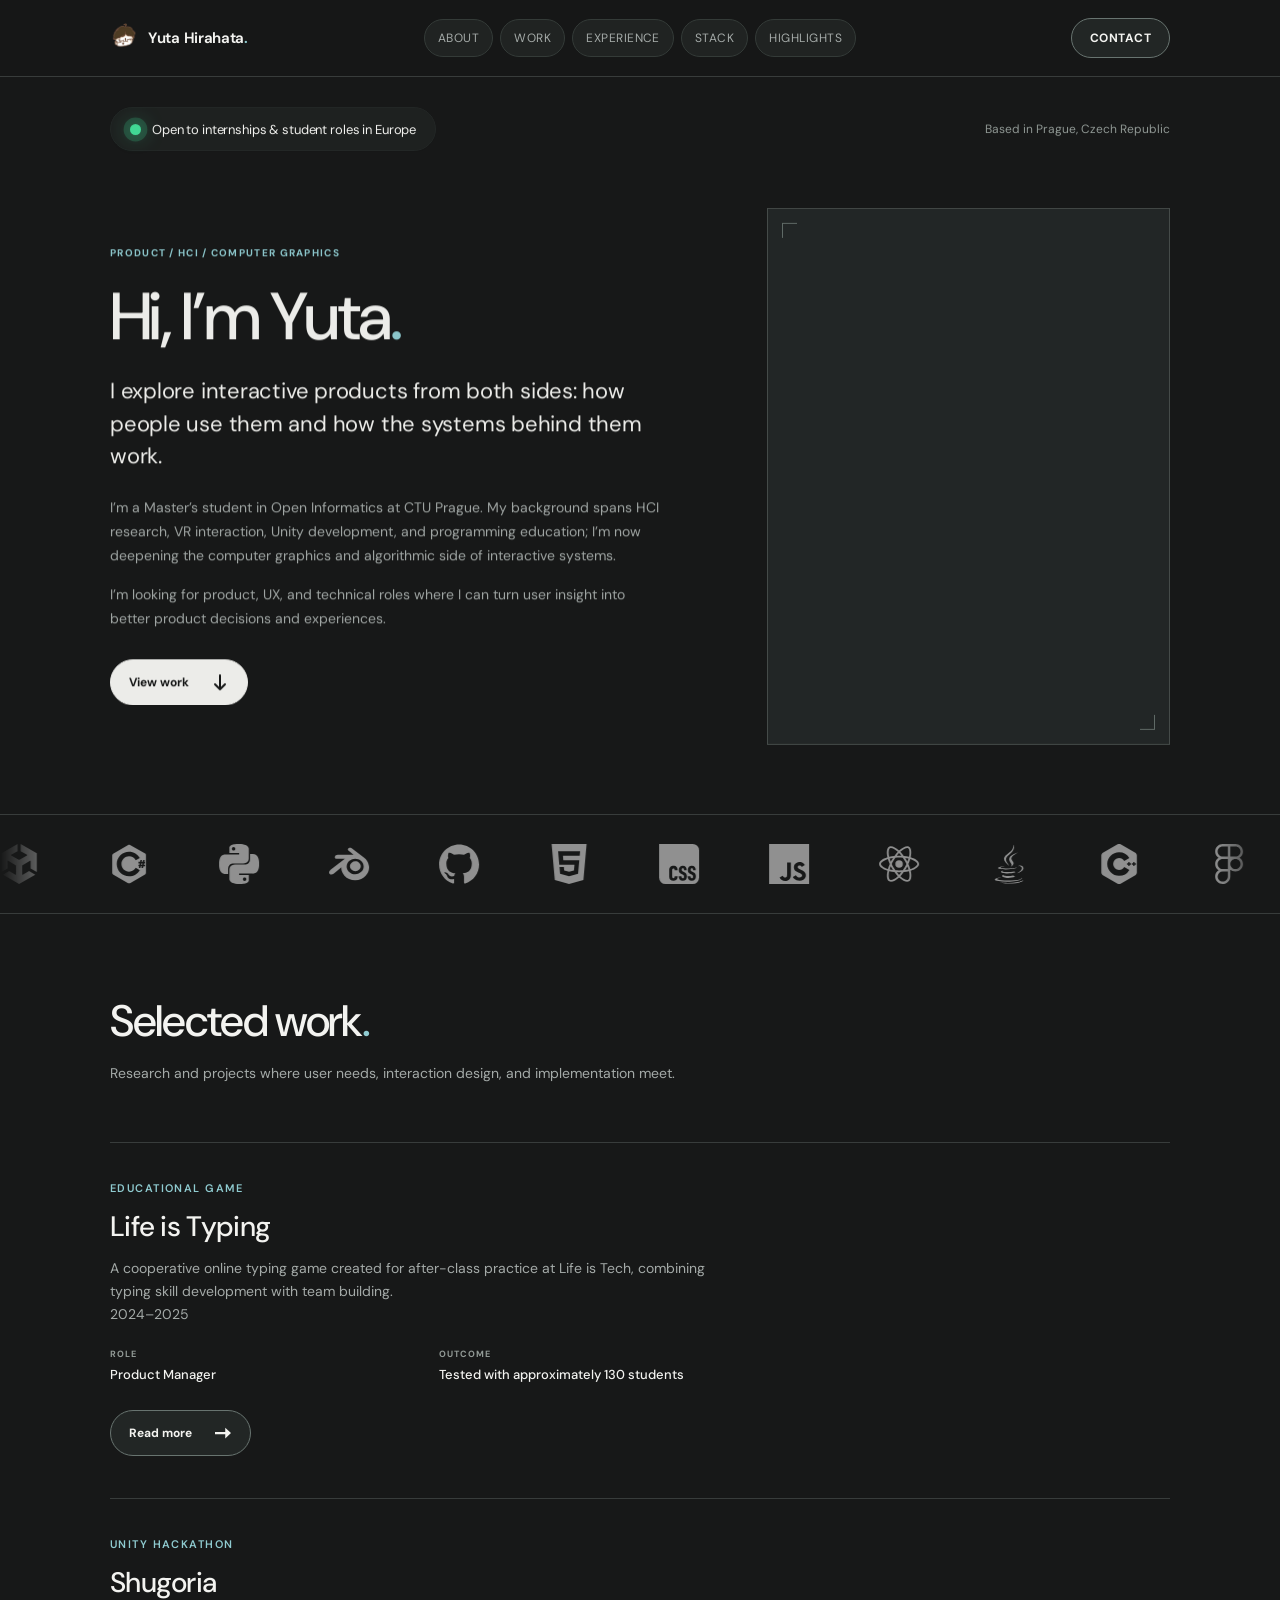
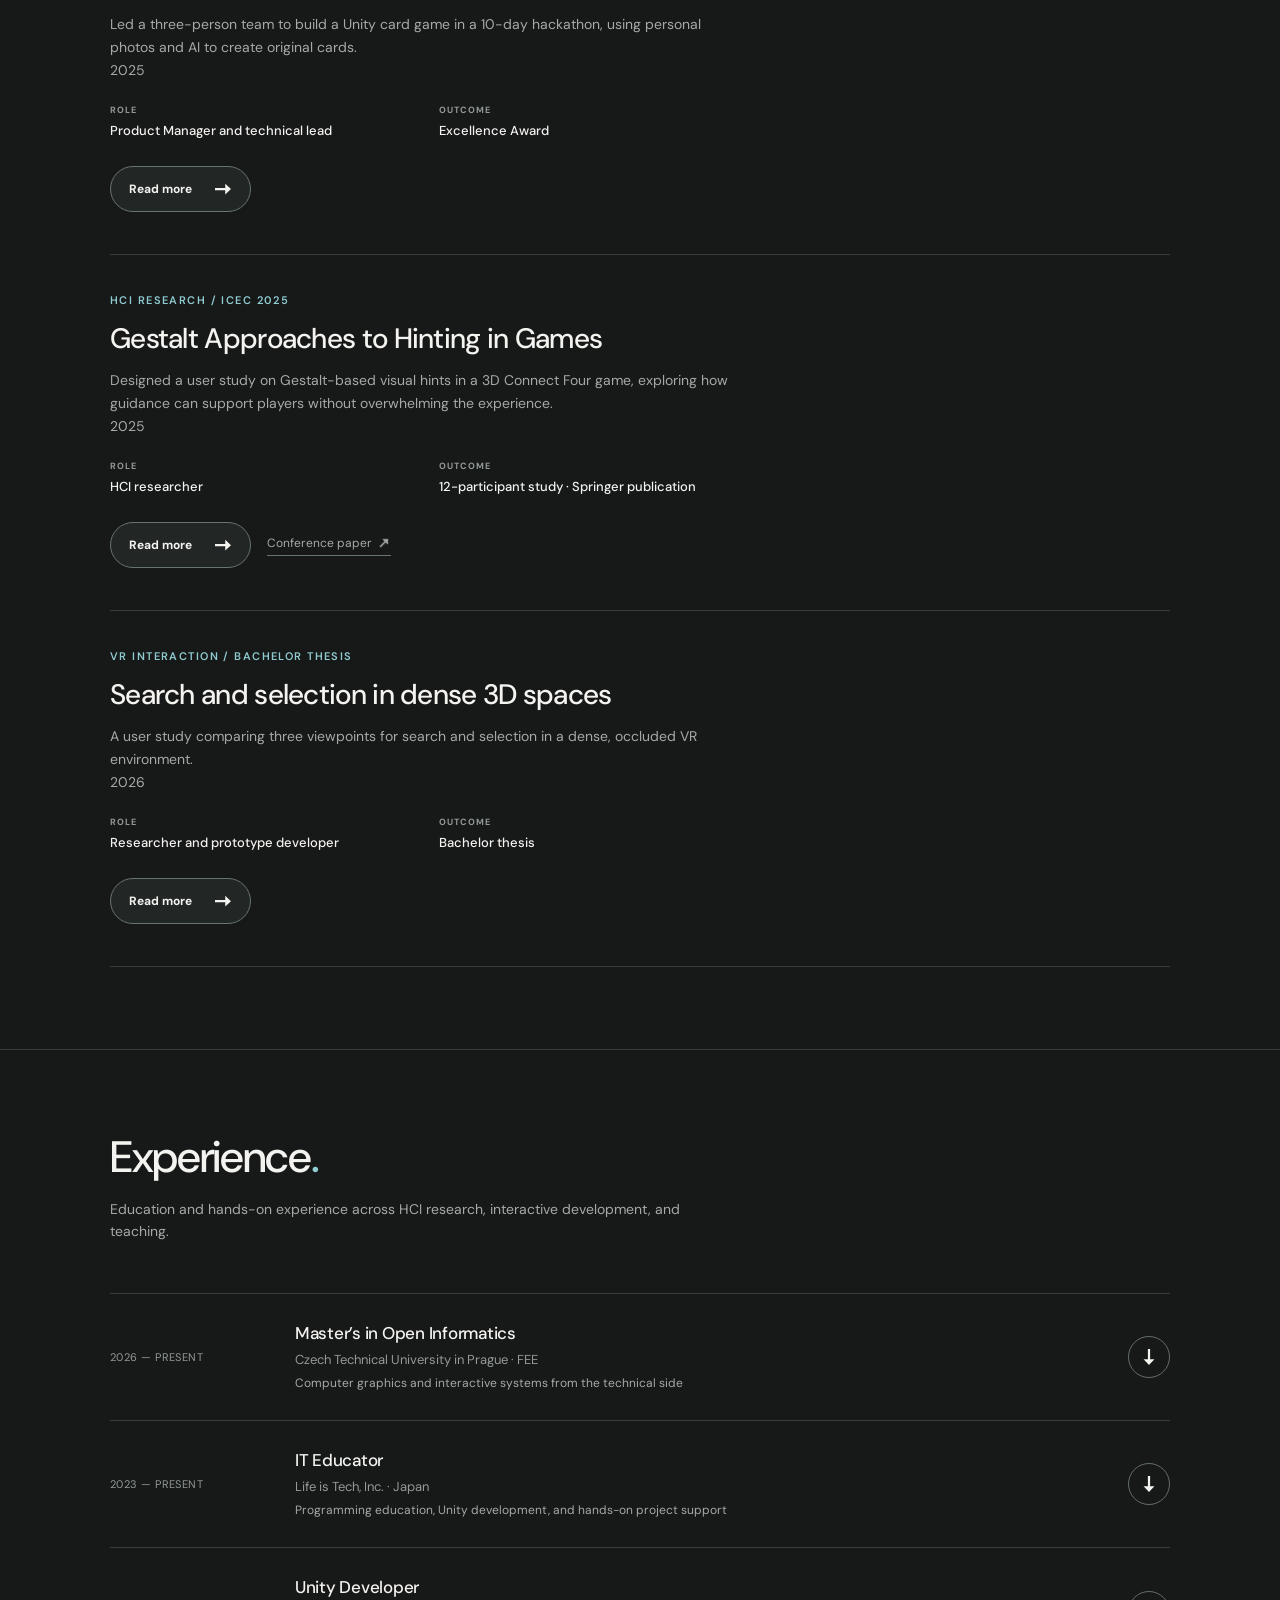
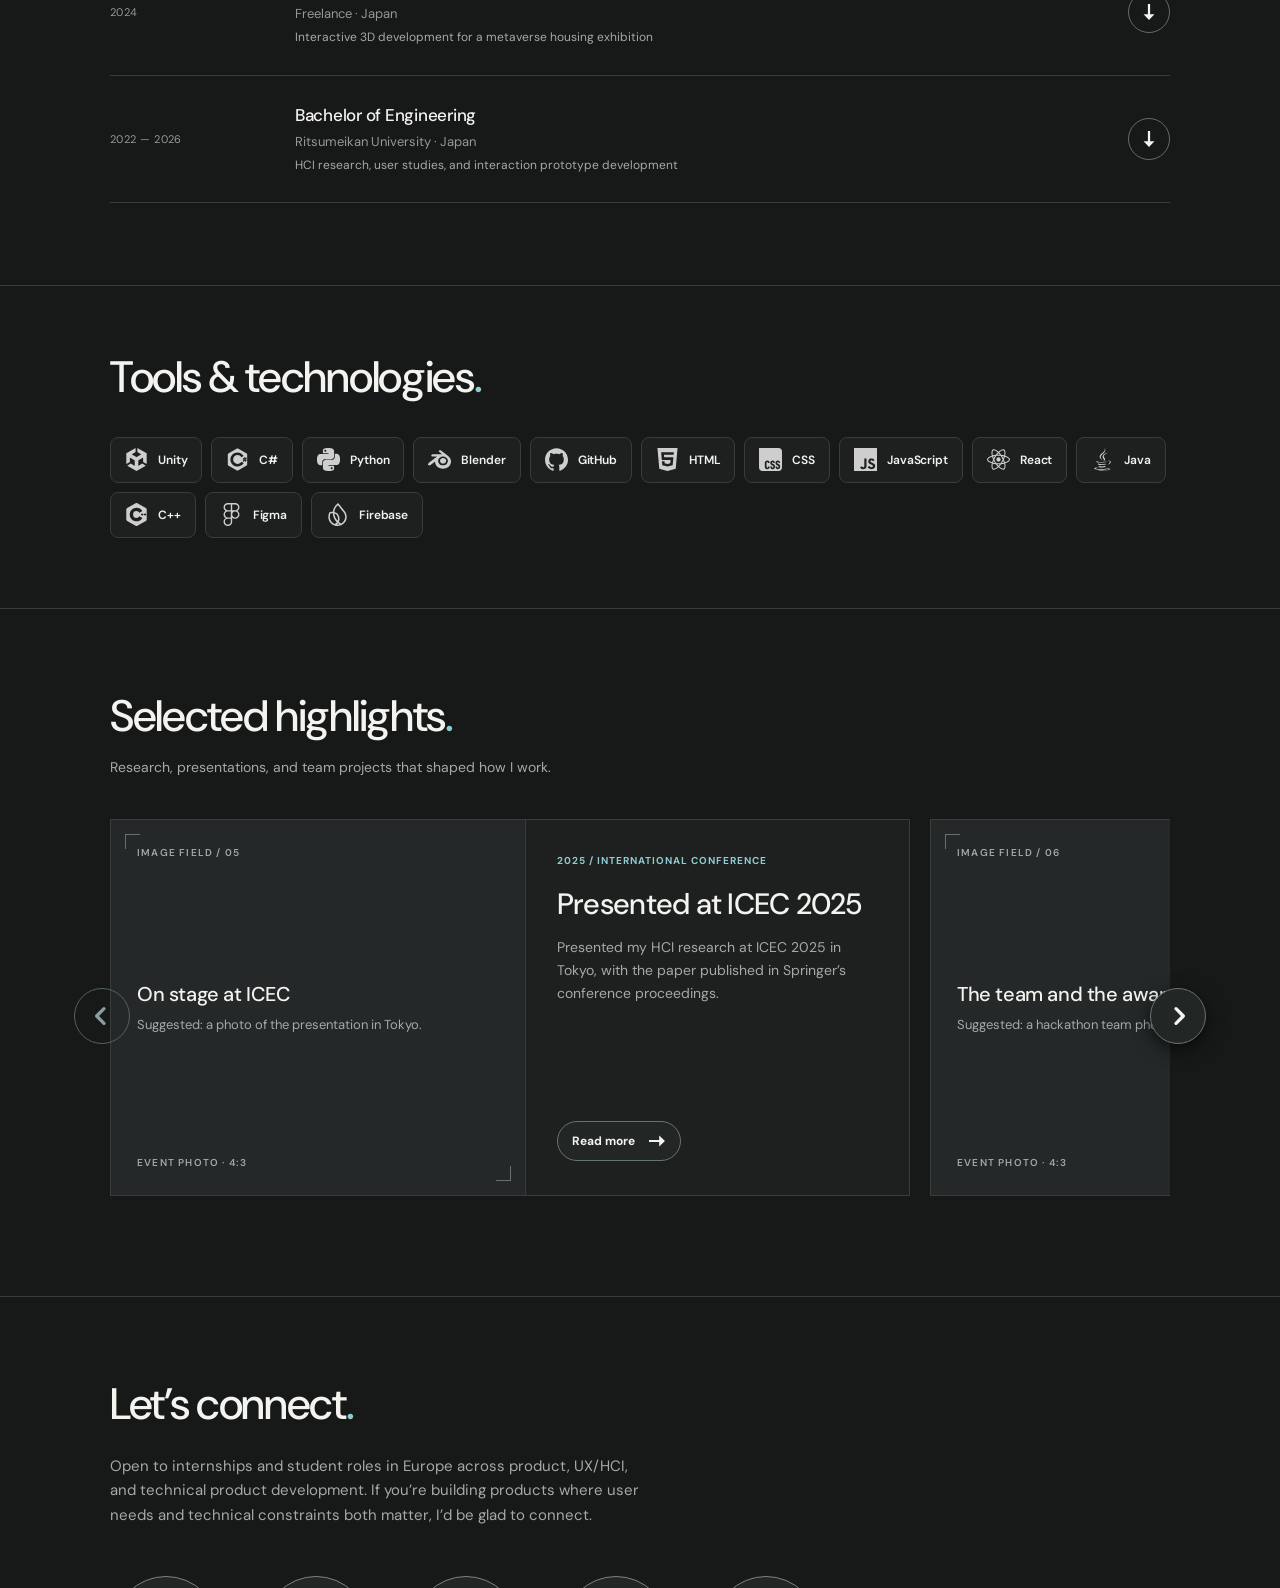
<file: index.html>
<!doctype html>
<html lang="en">
  <head>
    <meta charset="utf-8">
    <meta name="viewport" content="width=device-width, initial-scale=1">
    <meta http-equiv="refresh" content="0; url=/portfolio/">
    <title>Yuta Hirahata — Portfolio</title>
  </head>
  <body>
    <p>Redirecting to <a href="/portfolio/">Yuta Hirahata’s portfolio</a>…</p>
  </body>
</html>
</file>
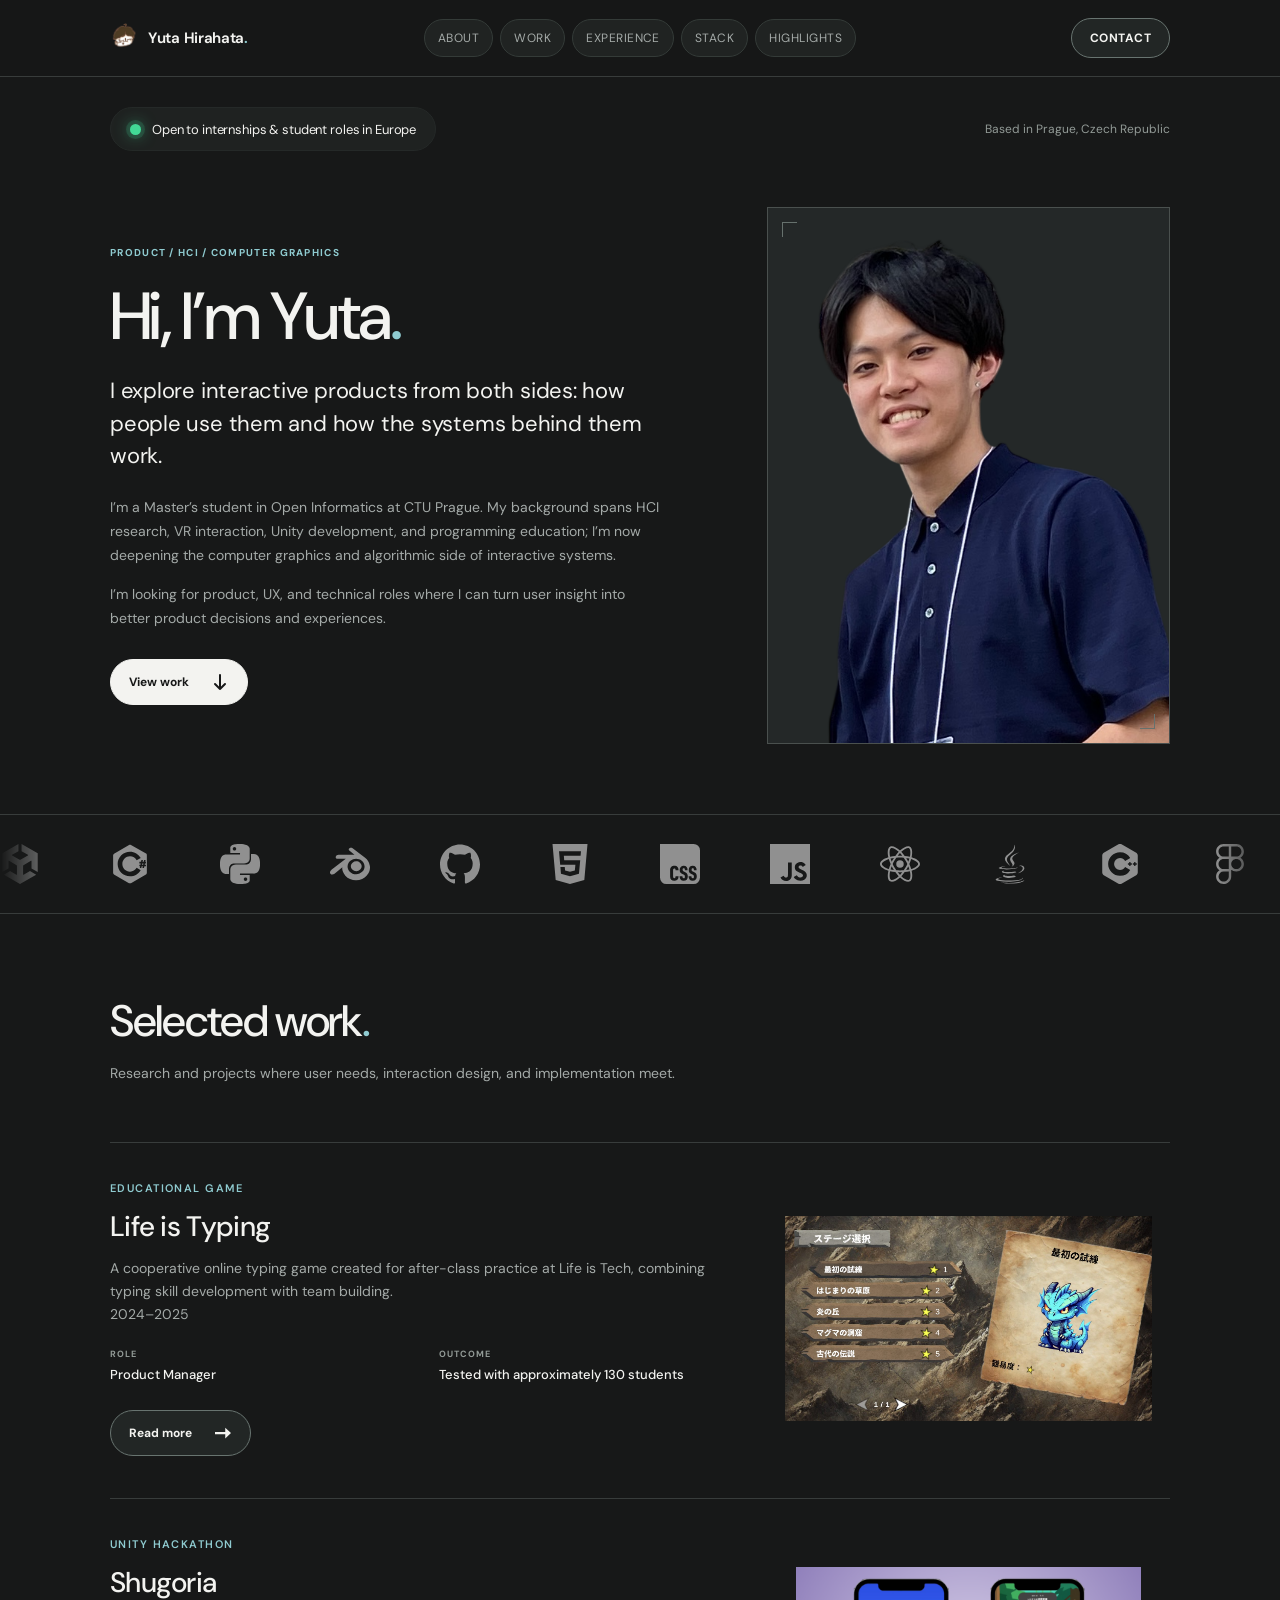
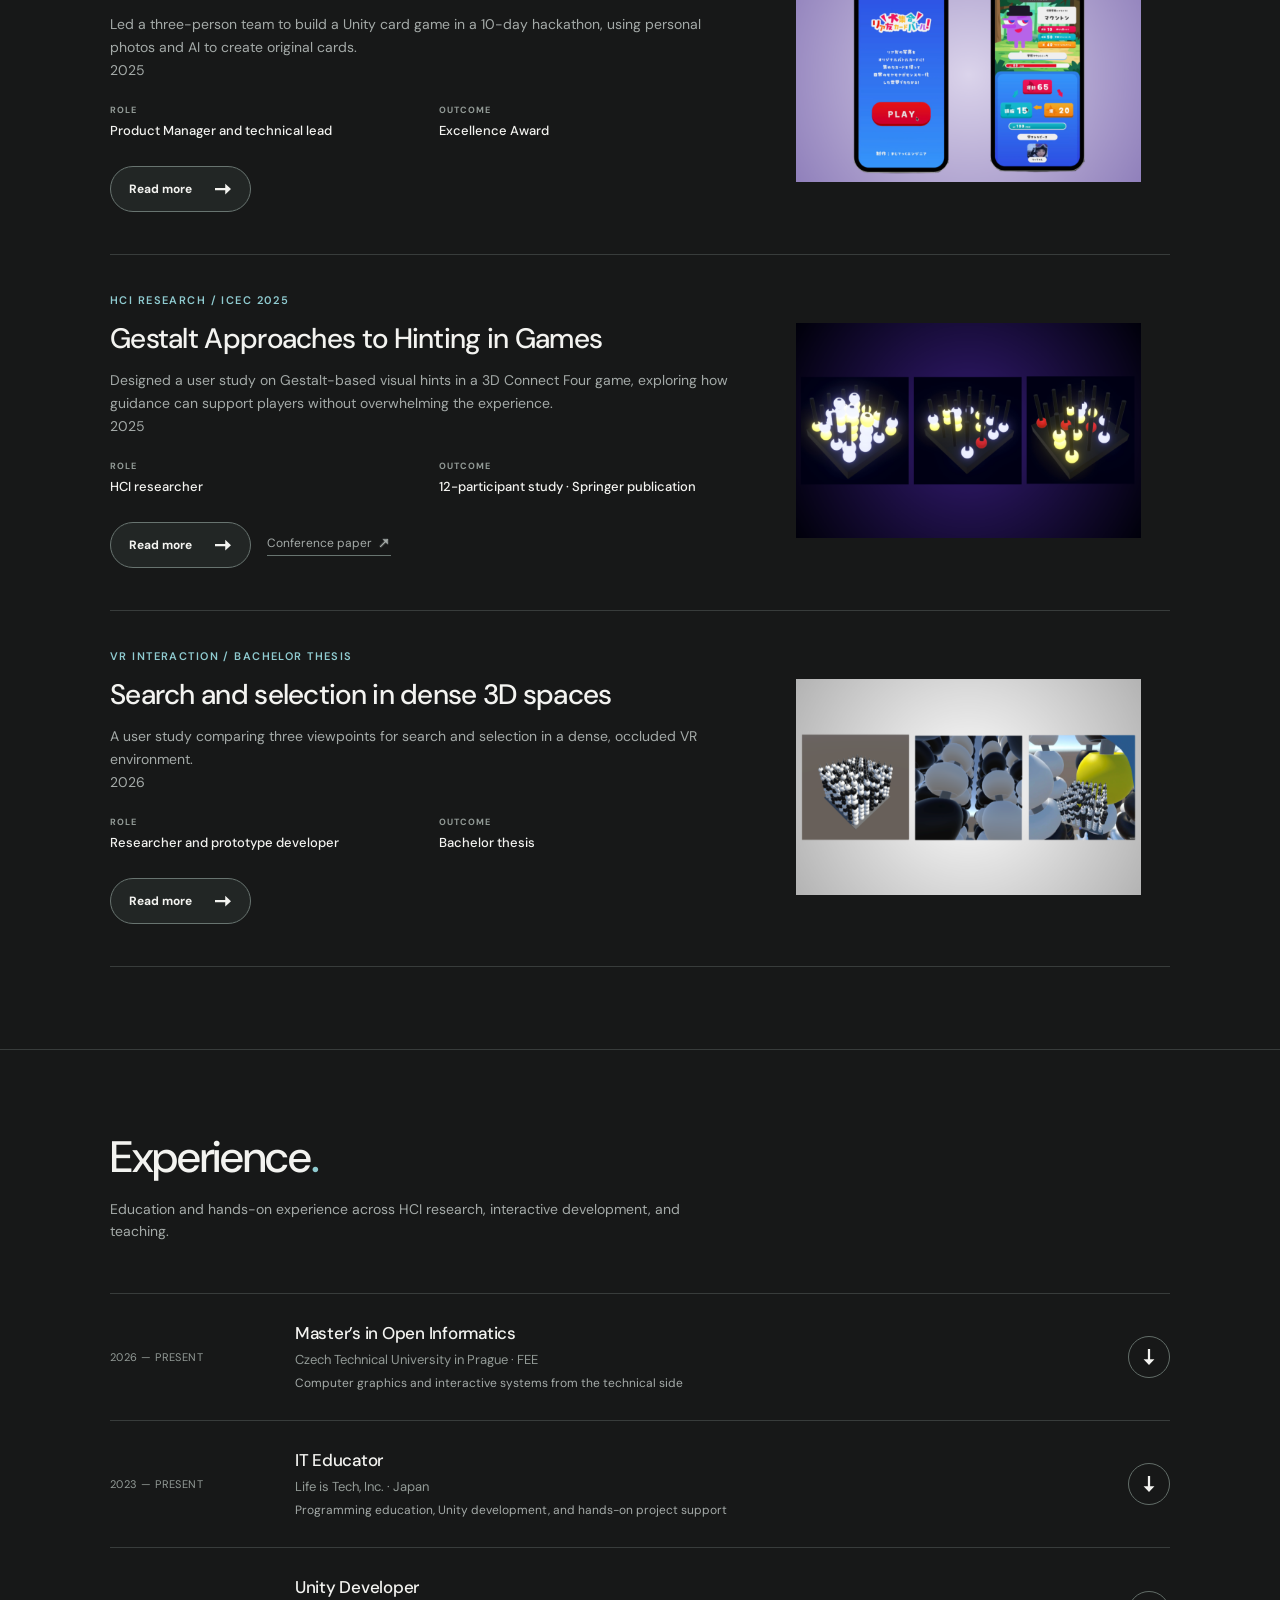
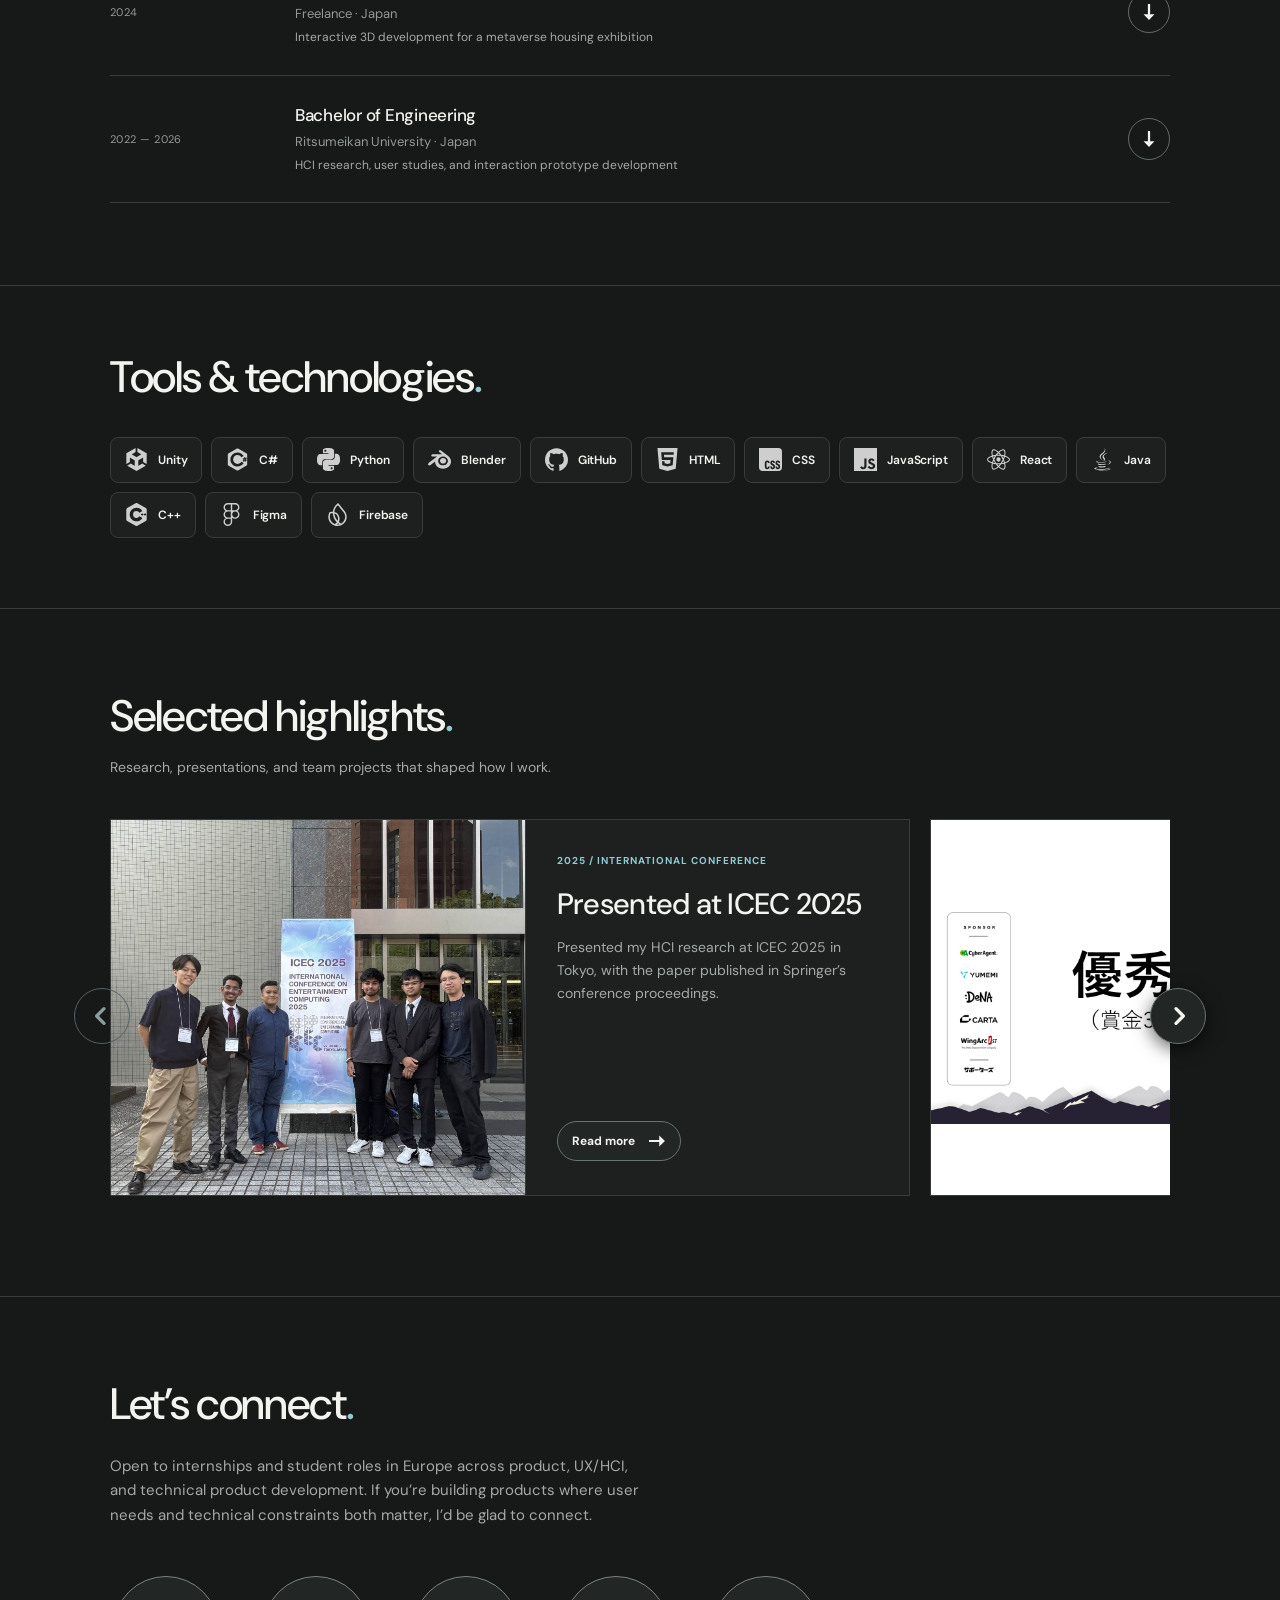
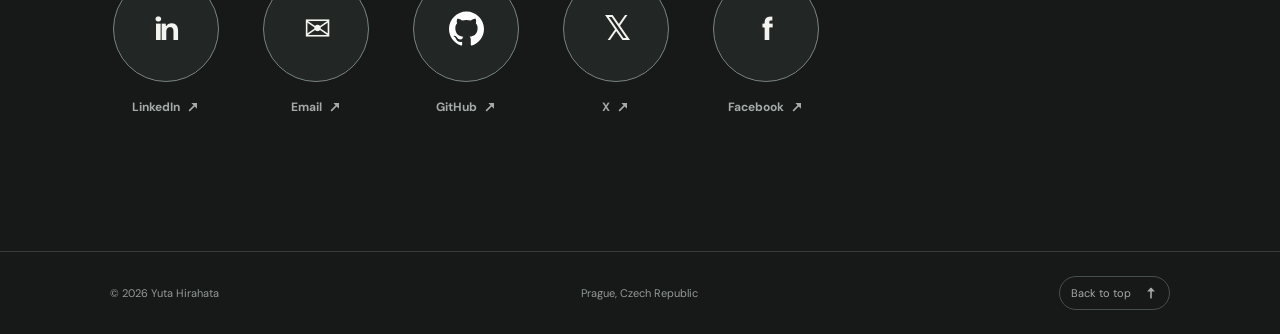
<file: portfolio/index.html>
<!doctype html>
<html lang="en">
  <head>
    <meta charset="utf-8" />
    <meta name="viewport" content="width=device-width, initial-scale=1" />
    <meta name="theme-color" content="#171818" />
    <meta
      name="description"
      content="Portfolio of Yuta Hirahata, a CTU Prague master's student connecting product thinking, HCI research, and technical development."
    />
    <title>Yuta Hirahata — Product, HCI &amp; Computer Graphics</title>
    <link rel="canonical" href="https://patabasket.github.io/portfolio/" />
    <meta property="og:type" content="website" />
    <meta property="og:url" content="https://patabasket.github.io/portfolio/" />
    <meta property="og:title" content="Yuta Hirahata — Product, HCI &amp; Computer Graphics" />
    <meta property="og:description" content="A portfolio connecting product thinking, HCI research, and technical development." />
    <meta property="og:image" content="https://patabasket.github.io/portfolio/assets/images/yuta_portrait.png" />
    <meta property="og:image:width" content="862" />
    <meta property="og:image:height" content="862" />
    <meta property="og:image:alt" content="Portrait of Yuta Hirahata" />
    <meta name="twitter:card" content="summary" />
    <meta name="twitter:title" content="Yuta Hirahata — Product, HCI &amp; Computer Graphics" />
    <meta name="twitter:description" content="A portfolio connecting product thinking, HCI research, and technical development." />
    <meta name="twitter:image" content="https://patabasket.github.io/portfolio/assets/images/yuta_portrait.png" />
    <link rel="icon" href="./assets/images/yuta_icon-removebg.png" type="image/png" />
    <link rel="apple-touch-icon" href="./assets/images/yuta_icon-removebg.png" />
    <link rel="stylesheet" href="./styles.css" />
    <script src="./content.js" defer></script>
    <script src="./motion.js" defer></script>
  </head>
  <body>
    <a class="skip-link" href="#main">Skip to content</a>
    <span id="top" aria-hidden="true"></span>

    <header class="site-header">
      <div class="wrap header-inner">
          <a class="site-name" href="#top" aria-label="Yuta Hirahata, back to top"><img src="./assets/images/yuta_icon-removebg.png" alt="" aria-hidden="true" /><span>Yuta Hirahata<span class="accent">.</span></span></a>
          <nav aria-label="Main navigation">
            <ul class="nav-list">
              <li><a href="#about">About</a></li>
              <li><a href="#work">Work</a></li>
              <li><a href="#experience">Experience</a></li>
              <li><a href="#stack">Stack</a></li>
              <li><a href="#highlights">Highlights</a></li>
            </ul>
        </nav>
        <a class="action-link action-outline header-contact" href="#contact">Contact</a>
      </div>
    </header>

    <main id="main">
      <section class="hero" id="about" aria-labelledby="hero-title">
        <div class="wrap hero-inner">
          <div class="hero-status">
            <span class="availability"><span class="status-dot" aria-hidden="true"></span> <span data-edit="hero.availability">Open to internships &amp; student roles</span></span>
            <span data-edit="hero.location">Based in Prague, Czech Republic</span>
          </div>

          <div class="hero-layout">
            <div class="hero-copy">
              <p class="hero-eyebrow" data-edit="hero.eyebrow">HCI / COMPUTER GRAPHICS / PRODUCT</p>
              <h1 id="hero-title"><span data-edit="hero.title">Hi, I’m Yuta</span><span class="accent">.</span></h1>
              <p class="hero-lead" data-edit="hero.lead">I study interfaces from both sides: the people who use them and the systems that make them work.</p>
              <p class="hero-description" data-edit="hero.paragraph1">I’m a Computer Graphics master’s student at CTU Prague. My undergraduate HCI research focused on user testing; now I’m exploring the technology behind interactive experiences.</p>
              <p class="hero-description" data-edit="hero.paragraph2">I’m interested in product work that connects technical decisions with people’s needs.</p>
              <div class="hero-actions">
                <a class="action-link action-light" href="#work">View work <svg class="ui-arrow arrow-down" viewBox="0 0 18 18" aria-hidden="true" focusable="false"><path d="M2 9h14m-5-5 5 5-5 5" fill="none" stroke="currentColor" stroke-width="2" stroke-linecap="round" stroke-linejoin="round"/></svg></a>
              </div>
            </div>
            <figure class="image-field hero-image" data-image="portrait">
              <span class="image-field-index">IMAGE FIELD / 01</span>
              <figcaption><strong>A portrait in Prague</strong><span>Suggested: a natural vertical photo in soft light.</span></figcaption>
              <span class="image-field-format">PORTRAIT · 3:4</span>
            </figure>
          </div>
        </div>
      </section>

      <div class="logo-band" aria-hidden="true">
        <div class="logo-window">
          <div class="logo-track">
            <div class="logo-group">
              <img src="./assets/logos/unity.svg" width="40" height="40" alt="" />
              <img src="./assets/logos/csharp.svg" width="40" height="40" alt="" />
              <img src="./assets/logos/python.svg" width="40" height="40" alt="" />
              <img src="./assets/logos/blender.svg" width="40" height="40" alt="" />
              <img src="./assets/logos/github.svg" width="40" height="40" alt="" />
              <img src="./assets/logos/html5.svg" width="40" height="40" alt="" />
              <img src="./assets/logos/css3.svg" width="40" height="40" alt="" />
              <img src="./assets/logos/javascript.svg" width="40" height="40" alt="" />
              <img src="./assets/logos/react.svg" width="40" height="40" alt="" />
              <img src="./assets/logos/java.svg" width="40" height="40" alt="" />
              <img src="./assets/logos/cplusplus.svg" width="40" height="40" alt="" />
              <img src="./assets/logos/figma.svg" width="40" height="40" alt="" />
              <img src="./assets/logos/firebase.svg" width="40" height="40" alt="" />
            </div>
            <div class="logo-group">
              <img src="./assets/logos/unity.svg" width="40" height="40" alt="" />
              <img src="./assets/logos/csharp.svg" width="40" height="40" alt="" />
              <img src="./assets/logos/python.svg" width="40" height="40" alt="" />
              <img src="./assets/logos/blender.svg" width="40" height="40" alt="" />
              <img src="./assets/logos/github.svg" width="40" height="40" alt="" />
              <img src="./assets/logos/html5.svg" width="40" height="40" alt="" />
              <img src="./assets/logos/css3.svg" width="40" height="40" alt="" />
              <img src="./assets/logos/javascript.svg" width="40" height="40" alt="" />
              <img src="./assets/logos/react.svg" width="40" height="40" alt="" />
              <img src="./assets/logos/java.svg" width="40" height="40" alt="" />
              <img src="./assets/logos/cplusplus.svg" width="40" height="40" alt="" />
              <img src="./assets/logos/figma.svg" width="40" height="40" alt="" />
              <img src="./assets/logos/firebase.svg" width="40" height="40" alt="" />
            </div>
          </div>
        </div>
      </div>

      <section class="section work" id="work" aria-labelledby="work-title">
        <div class="wrap">
          <div class="section-header">
            <div><h2 id="work-title">Selected work<span class="accent">.</span></h2><p class="section-intro" data-edit="work.intro">Research and projects at the intersection of people and technology.</p></div>
          </div>

          <div class="work-list">
            <article class="work-item" aria-labelledby="work-life-typing">

              <div class="work-content">
                <p class="work-type" data-edit="work.lifeTyping.category">EDUCATIONAL GAME</p>
                <h3 id="work-life-typing" data-edit="work.lifeTyping.title">Life is Typing</h3>
                <p data-edit="work.lifeTyping.summary">A cooperative online typing game designed for use in IT education classes for middle and high school students.</p>
                <p class="work-year" data-edit="work.lifeTyping.year">2024–2025</p>
                <div class="work-meta-detail">
                  <div><span>ROLE</span><strong data-edit="work.lifeTyping.role">Product Manager</strong></div>
                  <div><span>OUTCOME</span><strong data-edit="work.lifeTyping.outcome">Education-focused multiplayer prototype</strong></div>
                </div>
                <div class="work-actions"><button class="action-link action-outline detail-trigger" type="button" data-detail="detail-work-life-typing" aria-haspopup="dialog" aria-label="Read more about Life is Typing">Read more <span class="ui-arrow arrow-right" aria-hidden="true"></span></button></div>
              </div>
              <figure class="image-field project-image" data-image="lifeTyping">
                <span class="image-field-index">IMAGE FIELD / 07</span>
                <figcaption><strong>Show the classroom experience</strong><span>Suggested: a gameplay or classroom screenshot, if it can be shared publicly.</span></figcaption>
                <span class="image-field-format">SCREENSHOT · 16:10</span>
              </figure>
            </article>

            <article class="work-item" aria-labelledby="work-shugoria">

              <div class="work-content">
                <p class="work-type" data-edit="work.shugoria.category">UNITY HACKATHON</p>
                <h3 id="work-shugoria" data-edit="work.shugoria.title">Shugoria</h3>
                <p data-edit="work.shugoria.summary">A team-built card battle prototype. Project management and development; awarded an Excellence Award.</p>
                <p class="work-year" data-edit="work.shugoria.year">2025</p>
                <div class="work-meta-detail">
                  <div><span>ROLE</span><strong data-edit="work.shugoria.role">Product Manager and developer</strong></div>
                  <div><span>OUTCOME</span><strong data-edit="work.shugoria.outcome">Excellence Award</strong></div>
                </div>
                <div class="work-actions"><button class="action-link action-outline detail-trigger" type="button" data-detail="detail-work-shugoria" aria-haspopup="dialog" aria-label="Read more about Shugoria">Read more <span class="ui-arrow arrow-right" aria-hidden="true"></span></button></div>
              </div>
              <figure class="image-field project-image" data-image="shugoria">
                <span class="image-field-index">IMAGE FIELD / 04</span>
                <figcaption><strong>Show the prototype in play</strong><span>Suggested: an in-game card battle screenshot with the key interaction visible.</span></figcaption>
                <span class="image-field-format">SCREENSHOT · 16:10</span>
              </figure>
            </article>

            <article class="work-item" aria-labelledby="work-icec">

              <div class="work-content">
                <p class="work-type" data-edit="work.icec.category">HCI RESEARCH / ICEC 2025</p>
                <h3 id="work-icec" data-edit="work.icec.title">Gestalt Approaches to Hinting in Games</h3>
                <p data-edit="work.icec.summary">A user study of visual hints in a 3D Connect Four game, examining the balance between help, distraction, and challenge.</p>
                <p class="work-year" data-edit="work.icec.year">2025</p>
                <div class="work-meta-detail">
                  <div><span>ROLE</span><strong data-edit="work.icec.role">HCI researcher</strong></div>
                  <div><span>OUTCOME</span><strong data-edit="work.icec.outcome">Springer publication and ICEC presentation</strong></div>
                </div>
                <div class="work-actions"><button class="action-link action-outline detail-trigger" type="button" data-detail="detail-work-icec" aria-haspopup="dialog" aria-label="Read more about Gestalt Approaches to Hinting in Games">Read more <span class="ui-arrow arrow-right" aria-hidden="true"></span></button><a class="text-link" data-link="paper" href="https://doi.org/10.1007/978-3-032-02555-5_32" target="_blank" rel="noopener noreferrer">Conference paper <span class="ui-arrow ui-arrow-small arrow-up-right" aria-hidden="true"></span></a></div>
              </div>
              <figure class="image-field project-image" data-image="icecGame">
                <span class="image-field-index">IMAGE FIELD / 02</span>
                <figcaption><strong>Show the visual hint in context</strong><span>Suggested: a clear screenshot of the 3D Connect Four game during a user task.</span></figcaption>
                <span class="image-field-format">SCREENSHOT · 16:10</span>
              </figure>
            </article>

            <article class="work-item" aria-labelledby="work-vr">

              <div class="work-content">
                <p class="work-type" data-edit="work.vr.category">VR INTERACTION / GRADUATION RESEARCH</p>
                <h3 id="work-vr" data-edit="work.vr.title">Search and selection in dense 3D spaces</h3>
                <p data-edit="work.vr.summary">Comparing three viewpoints, including a world-in-miniature interface, in a crowded VR environment.</p>
                <p class="work-year" data-edit="work.vr.year">2026</p>
                <div class="work-meta-detail">
                  <div><span>ROLE</span><strong data-edit="work.vr.role">Researcher and prototype developer</strong></div>
                  <div><span>OUTCOME</span><strong data-edit="work.vr.outcome">Bachelor thesis</strong></div>
                </div>
                <div class="work-actions"><button class="action-link action-outline detail-trigger" type="button" data-detail="detail-work-vr" aria-haspopup="dialog" aria-label="Read more about VR graduation research">Read more <span class="ui-arrow arrow-right" aria-hidden="true"></span></button></div>
              </div>
              <figure class="image-field project-image" data-image="vrResearch">
                <span class="image-field-index">IMAGE FIELD / 03</span>
                <figcaption><strong>Make the VR space visible</strong><span>Suggested: a capture of the dense scene or a comparison of the viewpoints.</span></figcaption>
                <span class="image-field-format">SCREENSHOT · 16:10</span>
              </figure>
            </article>
          </div>
        </div>
      </section>

      <section class="section experience" id="experience" aria-labelledby="experience-title">
        <div class="wrap">
          <div class="section-header">

            <div><h2 id="experience-title">Experience<span class="accent">.</span></h2><p class="section-intro" data-edit="experience.intro">A brief outline of my education and work.</p></div>
          </div>

          <div class="experience-list">
            <article class="experience-item">
              <button class="experience-toggle" type="button" aria-expanded="false" aria-controls="experience-ctu">
                <span class="experience-date" data-edit="experience.ctu.date">2026 — PRESENT</span>
                <span class="experience-summary"><strong data-edit="experience.ctu.title">Master’s in Open Informatics</strong><span data-edit="experience.ctu.place">Czech Technical University in Prague · FEE</span><em data-edit="experience.ctu.summary">Computer graphics and interactive systems from the technical side</em></span>
                <span class="experience-chevron" aria-hidden="true"><span class="ui-arrow arrow-down"></span></span>
              </button>
              <div class="experience-panel" id="experience-ctu" aria-hidden="true"><div class="experience-panel-inner"><p data-edit="experience.ctu.description">Specializing in Computer Graphics. I chose this path to understand the systems and algorithms behind interfaces, building on undergraduate HCI research focused on users.</p></div></div>
            </article>

            <article class="experience-item">
              <button class="experience-toggle" type="button" aria-expanded="false" aria-controls="experience-life">
                <span class="experience-date" data-edit="experience.life.date">2023 — PRESENT</span>
                <span class="experience-summary"><strong data-edit="experience.life.title">IT Educator</strong><span data-edit="experience.life.place">Life is Tech, Inc. · Japan</span><em data-edit="experience.life.summary">Programming education, Unity development, and hands-on project support</em></span>
                <span class="experience-chevron" aria-hidden="true"><span class="ui-arrow arrow-down"></span></span>
              </button>
              <div class="experience-panel" id="experience-life" aria-hidden="true"><div class="experience-panel-inner"><p data-edit="experience.life.description">Teaching programming and Unity game development to students. More detail about my approach and the projects I supported will be added after review.</p></div></div>
            </article>

            <article class="experience-item">
              <button class="experience-toggle" type="button" aria-expanded="false" aria-controls="experience-freelance">
                <span class="experience-date" data-edit="experience.freelance.date">2024</span>
                <span class="experience-summary"><strong data-edit="experience.freelance.title">Unity Developer</strong><span data-edit="experience.freelance.place">Freelance · Japan</span><em data-edit="experience.freelance.summary">Interactive 3D development for a metaverse housing exhibition</em></span>
                <span class="experience-chevron" aria-hidden="true"><span class="ui-arrow arrow-down"></span></span>
              </button>
              <div class="experience-panel" id="experience-freelance" aria-hidden="true"><div class="experience-panel-inner"><p data-edit="experience.freelance.description">Worked on a metaverse housing exhibition project using Unity. The specific implementation and my role can be expanded once the project details are confirmed.</p></div></div>
            </article>

            <article class="experience-item">
              <button class="experience-toggle" type="button" aria-expanded="false" aria-controls="experience-ritsumeikan">
                <span class="experience-date" data-edit="experience.ritsumeikan.date">2022 — 2026</span>
                <span class="experience-summary"><strong data-edit="experience.ritsumeikan.title">Bachelor of Engineering</strong><span data-edit="experience.ritsumeikan.place">Ritsumeikan University · Japan</span><em data-edit="experience.ritsumeikan.summary">HCI research, user studies, and interaction prototype development</em></span>
                <span class="experience-chevron" aria-hidden="true"><span class="ui-arrow arrow-down"></span></span>
              </button>
              <div class="experience-panel" id="experience-ritsumeikan" aria-hidden="true"><div class="experience-panel-inner"><p data-edit="experience.ritsumeikan.description">Researched human-computer interaction through two user studies: visual hints in a 3D game and search and selection in dense VR spaces. I planned the studies, designed the experiments and wrote the paper and thesis with supervisory feedback.</p></div></div>
            </article>
          </div>
        </div>
      </section>

      <section class="section stack" id="stack" aria-labelledby="stack-title">
        <div class="wrap">
          <div class="section-header">

            <div><h2 id="stack-title">Tools &amp; technologies<span class="accent">.</span></h2></div>
          </div>

          <ul class="stack-grid" aria-label="Tools and technologies">
            <li><img src="./assets/logos/unity.svg" width="35" height="35" alt="" /><span data-edit="stack.unity">Unity</span></li>
            <li><img src="./assets/logos/csharp.svg" width="35" height="35" alt="" /><span data-edit="stack.csharp">C#</span></li>
            <li><img src="./assets/logos/python.svg" width="35" height="35" alt="" /><span data-edit="stack.python">Python</span></li>
            <li><img src="./assets/logos/blender.svg" width="35" height="35" alt="" /><span data-edit="stack.blender">Blender</span></li>
            <li><img src="./assets/logos/github.svg" width="35" height="35" alt="" /><span data-edit="stack.github">GitHub</span></li>
            <li><img src="./assets/logos/html5.svg" width="35" height="35" alt="" /><span data-edit="stack.html">HTML</span></li>
            <li><img src="./assets/logos/css3.svg" width="35" height="35" alt="" /><span data-edit="stack.css">CSS</span></li>
            <li><img src="./assets/logos/javascript.svg" width="35" height="35" alt="" /><span data-edit="stack.javascript">JavaScript</span></li>
            <li><img src="./assets/logos/react.svg" width="35" height="35" alt="" /><span data-edit="stack.react">React</span></li>
            <li><img src="./assets/logos/java.svg" width="35" height="35" alt="" /><span data-edit="stack.java">Java</span></li>
            <li><img src="./assets/logos/cplusplus.svg" width="35" height="35" alt="" /><span data-edit="stack.cpp">C++</span></li>
            <li><img src="./assets/logos/figma.svg" width="35" height="35" alt="" /><span data-edit="stack.figma">Figma</span></li>
            <li><img src="./assets/logos/firebase.svg" width="35" height="35" alt="" /><span data-edit="stack.firebase">Firebase</span></li>
          </ul>
        </div>
      </section>

      <section class="section highlights" id="highlights" aria-labelledby="highlights-title">
        <div class="wrap">
          <div class="section-header highlights-header">

            <div class="highlights-heading">
              <div><h2 id="highlights-title">Selected highlights<span class="accent">.</span></h2><p class="section-intro" data-edit="highlights.intro">Moments beyond coursework, from research to building with a team.</p></div>
            </div>
          </div>

          <div class="highlights-carousel">
            <div class="highlight-navigation" role="group" aria-label="Browse highlights">
              <button class="highlight-nav-button" type="button" data-scroll-direction="-1" aria-controls="highlights-track" aria-label="Previous highlight"><svg class="ui-arrow arrow-left" viewBox="0 0 18 18" aria-hidden="true" focusable="false"><path d="m7.5 3.5 5.5 5.5-5.5 5.5" fill="none" stroke="currentColor" stroke-width="2.5" stroke-linecap="round" stroke-linejoin="round"/></svg></button>
              <button class="highlight-nav-button" type="button" data-scroll-direction="1" aria-controls="highlights-track" aria-label="Next highlight"><svg class="ui-arrow arrow-right" viewBox="0 0 18 18" aria-hidden="true" focusable="false"><path d="m7.5 3.5 5.5 5.5-5.5 5.5" fill="none" stroke="currentColor" stroke-width="2.5" stroke-linecap="round" stroke-linejoin="round"/></svg></button>
            </div>
          <div class="highlights-track" id="highlights-track" role="region" tabindex="0" aria-label="Highlights, scroll horizontally">
            <article class="highlight-card">
              <figure class="image-field highlight-image" data-image="icecPresentation">
                <span class="image-field-index">IMAGE FIELD / 05</span>
                <figcaption><strong>On stage at ICEC</strong><span>Suggested: a photo of the presentation in Tokyo.</span></figcaption>
                <span class="image-field-format">EVENT PHOTO · 4:3</span>
              </figure>
              <div class="highlight-copy"><p class="highlight-meta" data-edit="highlights.icec.category">2025 / INTERNATIONAL CONFERENCE</p><h3 data-edit="highlights.icec.title">Presented at ICEC 2025</h3><p data-edit="highlights.icec.summary">Presented my HCI research in Tokyo. The conference paper was published in Springer’s ICEC proceedings.</p><button class="action-link action-outline detail-trigger" type="button" data-detail="detail-highlight-icec" aria-haspopup="dialog" aria-label="Read more about the ICEC presentation">Read more <span class="ui-arrow arrow-right" aria-hidden="true"></span></button></div>
            </article>

            <article class="highlight-card">
              <figure class="image-field highlight-image" data-image="hackathon">
                <span class="image-field-index">IMAGE FIELD / 06</span>
                <figcaption><strong>The team and the award</strong><span>Suggested: a hackathon team photo or the award moment.</span></figcaption>
                <span class="image-field-format">EVENT PHOTO · 4:3</span>
              </figure>
              <div class="highlight-copy"><p class="highlight-meta" data-edit="highlights.hackathon.category">2025 / HACKATHON</p><h3 data-edit="highlights.hackathon.title">Excellence Award for Shugoria</h3><p data-edit="highlights.hackathon.summary">Worked with a team to build a card battle prototype at GEEK CAMP. I contributed to project management and development.</p><button class="action-link action-outline detail-trigger" type="button" data-detail="detail-highlight-shugoria" aria-haspopup="dialog" aria-label="Read more about the Shugoria award">Read more <span class="ui-arrow arrow-right" aria-hidden="true"></span></button></div>
            </article>
          </div>
          </div>
        </div>
      </section>

      <section class="section contact" id="contact" aria-labelledby="contact-title">
        <div class="wrap contact-grid">

          <div>
            <h2 id="contact-title">Let’s connect<span class="accent">.</span></h2>
            <p data-edit="contact.description">Interested in internships and student roles in Europe, especially where research, technology, and product meet.</p>

            <div class="contact-links">
              <a class="bubble-link" data-link="linkedin" href="https://www.linkedin.com/in/yuta-hirahata-1342292b7/" target="_blank" rel="noopener noreferrer" aria-label="LinkedIn profile">
                <span class="bubble-circle"><span class="bubble-fill" aria-hidden="true"></span><span class="bubble-glyph" aria-hidden="true">in</span></span>
                <span class="bubble-caption">LinkedIn <span class="ui-arrow ui-arrow-small arrow-up-right" aria-hidden="true"></span></span>
              </a>
              <a class="bubble-link" data-link="email" href="mailto:basket2323yuta@gmail.com" target="_blank" rel="noopener noreferrer" aria-label="Send an email">
                <span class="bubble-circle"><span class="bubble-fill" aria-hidden="true"></span><span class="bubble-glyph bubble-glyph-email" aria-hidden="true">✉</span></span>
                <span class="bubble-caption">Email <span class="ui-arrow ui-arrow-small arrow-up-right" aria-hidden="true"></span></span>
              </a>
              <a class="bubble-link" data-link="github" href="https://github.com/PataBasket" target="_blank" rel="noopener noreferrer" aria-label="GitHub profile">
                <span class="bubble-circle"><span class="bubble-fill" aria-hidden="true"></span><img src="./assets/logos/github.svg" width="34" height="34" alt="" /></span>
                <span class="bubble-caption">GitHub <span class="ui-arrow ui-arrow-small arrow-up-right" aria-hidden="true"></span></span>
              </a>
              <a class="bubble-link" data-link="x" href="https://x.com/lit_patapata" target="_blank" rel="noopener noreferrer" aria-label="X profile">
                <span class="bubble-circle"><span class="bubble-fill" aria-hidden="true"></span><span class="bubble-glyph" aria-hidden="true">𝕏</span></span>
                <span class="bubble-caption">X <span class="ui-arrow ui-arrow-small arrow-up-right" aria-hidden="true"></span></span>
              </a>
              <a class="bubble-link" data-link="facebook" href="https://www.facebook.com/yuta.hirahata.9" target="_blank" rel="noopener noreferrer" aria-label="Facebook profile">
                <span class="bubble-circle"><span class="bubble-fill" aria-hidden="true"></span><span class="bubble-glyph" aria-hidden="true">f</span></span>
                <span class="bubble-caption">Facebook <span class="ui-arrow ui-arrow-small arrow-up-right" aria-hidden="true"></span></span>
              </a>
            </div>
          </div>
        </div>
      </section>
    </main>

    <dialog class="detail-dialog" id="detail-dialog" aria-labelledby="detail-title">
      <div class="detail-shell">
        <button class="detail-close" type="button" aria-label="Close details"><span class="close-icon" aria-hidden="true"></span></button>
        <div id="detail-content"></div>
      </div>
    </dialog>

    <template id="detail-work-icec">
      <div class="detail-body">
        <p class="detail-kicker" data-edit="details.icec.category">HCI RESEARCH / 2025</p>
        <h2 data-edit="work.icec.title">Gestalt Approaches to Hinting in Games</h2>
        <p class="detail-lead" data-edit="details.icec.lead">A user study of visual hints in a 3D Connect Four game.</p>
        <figure class="image-field detail-image" data-image="icecGame"><span class="image-field-index">IMAGE FIELD / 02</span><figcaption><strong>Show the visual hint in context</strong><span>A screenshot of the game during a user task.</span></figcaption><span class="image-field-format">SCREENSHOT · 16:10</span></figure>
        <dl class="detail-facts detail-case-study"><div><dt>Context</dt><dd data-edit="details.icec.context">A desktop-based 3D Connect Four prototype where density and occlusion make internal structures difficult to select and manipulate.</dd></div><div><dt>Problem</dt><dd data-edit="details.icec.problem">How can visual hints support a player without removing the challenge or increasing cognitive load?</dd></div><div><dt>My role</dt><dd data-edit="details.icec.role">Study planning, experimental design, user study execution, analysis, paper writing, and presentation at ICEC 2025.</dd></div><div><dt>Approach</dt><dd data-edit="details.icec.approach">Designed a within-subjects study with 12 participants and three conditions: no highlight, one highlighted sphere, and three highlighted spheres. I planned the experiment, ran the user study, analyzed the results, and wrote the paper.</dd></div><div><dt>Outcome</dt><dd data-edit="details.icec.outcome">Three hints were rated most helpful; the study was published in Springer’s ICEC 2025 proceedings.</dd></div><div><dt>Reflection</dt><dd data-edit="details.icec.reflection">Three hints were rated as the most helpful. No statistically significant differences were found in overall playtime or detection time, while NASA-TLX showed differences in mental demand, effort, and frustration. The study revealed a trade-off between helpfulness, challenge, and cognitive load.</dd></div></dl>
        <p class="detail-note" data-edit="details.icec.note">Research decisions and reflections will be added in my own words.</p>
        <a class="action-link action-outline" data-link="paper" href="https://doi.org/10.1007/978-3-032-02555-5_32" target="_blank" rel="noopener noreferrer">Read the paper <span class="ui-arrow arrow-up-right" aria-hidden="true"></span></a>
      </div>
    </template>

    <template id="detail-work-vr">
      <div class="detail-body">
        <p class="detail-kicker" data-edit="details.vr.category">VR INTERACTION / 2026</p>
        <h2 data-edit="work.vr.title">Search and selection in dense 3D spaces</h2>
        <p class="detail-lead" data-edit="details.vr.lead">A user study comparing three viewpoints for search and selection in a dense VR environment.</p>
        <figure class="image-field detail-image" data-image="vrResearch"><span class="image-field-index">IMAGE FIELD / 03</span><figcaption><strong>Make the VR space visible</strong><span>A dense scene or a comparison of the viewpoints.</span></figcaption><span class="image-field-format">SCREENSHOT · 16:10</span></figure>
        <dl class="detail-facts detail-case-study"><div><dt>Context</dt><dd data-edit="details.vr.context">An 8×8×8 environment containing 512 spheres, where participants searched for lines of four connected white spheres.</dd></div><div><dt>Problem</dt><dd data-edit="details.vr.problem">How can users find and select targets when density and occlusion make the structure of a 3D space difficult to understand?</dd></div><div><dt>My role</dt><dd data-edit="details.vr.role">Research planning, prototype development, experimental design, user study execution, analysis, and bachelor thesis writing.</dd></div><div><dt>Approach</dt><dd data-edit="details.vr.approach">Designed and implemented three viewpoints—Bird’s-eye, Internal, and Internal with a World-in-Miniature interface—and evaluated them with 18 participants using objective performance metrics and NASA-TLX.</dd></div><div><dt>Outcome</dt><dd data-edit="details.vr.outcome">Bird was faster but produced more errors, while Internal and Miniature were slower but more accurate. Miniature did not decisively improve search efficiency, but showed benefits in identification confidence and physical load.</dd></div><div><dt>Reflection</dt><dd data-edit="details.vr.reflection">The study showed that viewpoint design should depend on whether a task prioritizes speed or accuracy. It also motivated me to study the computer-side structures that shape interactive experiences.</dd></div></dl>
        <p class="detail-note" data-edit="details.vr.note">The study details and what I learned will be added after review.</p>
      </div>
    </template>

    <template id="detail-work-shugoria">
      <div class="detail-body">
        <p class="detail-kicker" data-edit="details.shugoria.category">GAME PROTOTYPE / 2025</p>
        <h2 data-edit="work.shugoria.title">Shugoria</h2>
        <p class="detail-lead" data-edit="details.shugoria.lead">A 10-day online hackathon project where personal photos became collectible cards in a roguelike game.</p>
        <figure class="image-field detail-image" data-image="shugoria"><span class="image-field-index">IMAGE FIELD / 04</span><figcaption><strong>Show the prototype in play</strong><span>An in-game screenshot with the key interaction visible.</span></figcaption><span class="image-field-format">SCREENSHOT · 16:10</span></figure>
        <dl class="detail-facts detail-case-study"><div><dt>Context</dt><dd data-edit="details.shugoria.context">GEEK CAMP Hackathon in July 2025. While other teams focused on apps and websites, our three-person team chose Unity to differentiate with a game.</dd></div><div><dt>Problem</dt><dd data-edit="details.shugoria.problem">How can we recreate the excitement of owning something rare and personal in a game that can be built and presented in only 10 days?</dd></div><div><dt>My role</dt><dd data-edit="details.shugoria.role">Product Manager and technical lead in a three-person team. I handled Unity development, Firebase, GAS, Gemini API integration, and database design.</dd></div><div><dt>Approach</dt><dd data-edit="details.shugoria.approach">We designed a core loop where users upload a photo and description, generate an original card with AI, collect it, and use it to fight monsters.</dd></div><div><dt>Outcome</dt><dd data-edit="details.shugoria.outcome">The team received an Excellence Award. The final presentation was also praised for clearly communicating the product demand, concept, and implementation within the time limit.</dd></div><div><dt>Reflection</dt><dd data-edit="details.shugoria.reflection">We deliberately reduced the broader card-game system and focused on the one experience that made the product unique: creating and playing with a card based on your own photo.</dd></div></dl>
        <p class="detail-note" data-edit="details.shugoria.note">The project story and design decisions will be added in my own words.</p>
      </div>
    </template>

    <template id="detail-work-life-typing">
      <div class="detail-body">
        <p class="detail-kicker" data-edit="details.lifeTyping.category">PRODUCT MANAGEMENT / EDUCATIONAL GAME</p>
        <h2 data-edit="work.lifeTyping.title">Life is Typing</h2>
        <p class="detail-lead" data-edit="details.lifeTyping.lead">A cooperative online typing game designed for IT education classes.</p>
        <figure class="image-field detail-image" data-image="lifeTyping"><span class="image-field-index">IMAGE FIELD / 07</span><figcaption><strong>Show the classroom experience</strong><span>A gameplay or classroom screenshot, if it can be shared publicly.</span></figcaption><span class="image-field-format">SCREENSHOT · 16:10</span></figure>
        <dl class="detail-facts detail-case-study"><div><dt>Context</dt><dd data-edit="details.lifeTyping.context">At Life is Tech, typing practice with Sushi DA was a regular activity across iPhone, web, and Unity courses.</dd></div><div><dt>Problem</dt><dd data-edit="details.lifeTyping.problem">Individual typing practice did not use the team environment of the classes or create a shared goal for students.</dd></div><div><dt>My role</dt><dd data-edit="details.lifeTyping.role">Product management, including planning, facilitation, progress tracking, GitHub and Discord workflows, and coding conventions.</dd></div><div><dt>Key product decisions</dt><dd data-edit="details.lifeTyping.decisions">We chose a cooperative monster battle and intentionally avoided random online matchmaking so students would play with classmates toward a shared goal.</dd></div><div><dt>Validation / outcome</dt><dd data-edit="details.lifeTyping.validation">Developed the game over approximately two months of active work and tested it with around 30 students in person and around 100 students online. A concurrent room-creation issue found in classroom use was diagnosed and resolved with the Photon engineer.</dd></div><div><dt>Iteration</dt><dd data-edit="details.lifeTyping.iteration">Student feedback revealed that slow HP-bar changes made attacks difficult to perceive. I proposed a staged HP-bar design and passed the implementation direction to the frontend developer.</dd></div></dl>
      </div>
    </template>

    <template id="detail-highlight-icec">
      <div class="detail-body">
        <p class="detail-kicker" data-edit="details.presentation.category">INTERNATIONAL CONFERENCE / 2025</p>
        <h2 data-edit="highlights.icec.title">Presented at ICEC 2025</h2>
        <p class="detail-lead" data-edit="details.presentation.lead">I presented my HCI research in Tokyo.</p>
        <figure class="image-field detail-image detail-event-image" data-image="icecPresentation"><span class="image-field-index">IMAGE FIELD / 05</span><figcaption><strong>On stage at ICEC</strong><span>A photo of the presentation in Tokyo.</span></figcaption><span class="image-field-format">EVENT PHOTO · 4:3</span></figure>
        <p class="detail-paragraph" data-edit="details.presentation.paragraph">The research explored how visual hints affect a 3D Connect Four experience. The paper was published in Springer’s ICEC proceedings.</p>
        <p class="detail-note" data-edit="details.presentation.note">I’ll add the experience and what I took from it after reviewing the site.</p>
        <a class="action-link action-outline" data-link="paper" href="https://doi.org/10.1007/978-3-032-02555-5_32" target="_blank" rel="noopener noreferrer">Read the paper <span class="ui-arrow arrow-up-right" aria-hidden="true"></span></a>
      </div>
    </template>

    <template id="detail-highlight-shugoria">
      <div class="detail-body">
        <p class="detail-kicker" data-edit="details.hackathon.category">HACKATHON / 2025</p>
        <h2 data-edit="highlights.hackathon.title">Excellence Award for Shugoria</h2>
        <p class="detail-lead" data-edit="details.hackathon.lead">A team-built card battle prototype at GEEK CAMP.</p>
        <figure class="image-field detail-image detail-event-image" data-image="hackathon"><span class="image-field-index">IMAGE FIELD / 06</span><figcaption><strong>The team and the award</strong><span>A team photo or award moment.</span></figcaption><span class="image-field-format">EVENT PHOTO · 4:3</span></figure>
        <p class="detail-paragraph" data-edit="details.hackathon.paragraph">I contributed to project management and development. Our team received an Excellence Award.</p>
        <p class="detail-note" data-edit="details.hackathon.note">I’ll add more about the collaboration and the prototype after review.</p>
      </div>
    </template>

    <footer class="site-footer"><div class="wrap footer-inner"><span>© 2026 Yuta Hirahata</span><span>Prague, Czech Republic</span><a class="footer-link" href="#top">Back to top <span class="ui-arrow ui-arrow-small arrow-up" aria-hidden="true"></span></a></div></footer>
  </body>
</html>
</file>
<file: portfolio/styles.css>
@font-face {
  font-family: "DM Sans";
  src: url("./assets/fonts/dm-sans-latin-variable.woff2") format("woff2");
  font-style: normal;
  font-weight: 200 800;
  font-display: swap;
}

:root {
  color-scheme: dark;
  --bg: #171818;
  --surface: #1c1e1e;
  --text: #f3f3f0;
  --muted: #a4aaa8;
  --subtle: #929a96;
  --line: #383c3b;
  --accent: #8fcbd0;
  --sans: "DM Sans", ui-sans-serif, system-ui, -apple-system, BlinkMacSystemFont, "Segoe UI", sans-serif;
}

* { box-sizing: border-box; }
html { scroll-behavior: smooth; scroll-padding-top: 82px; }
body { margin: 0; background: var(--bg); color: var(--text); font-family: var(--sans); -webkit-font-smoothing: antialiased; }
body.dialog-open { overflow: hidden; }
a { color: inherit; text-decoration: none; cursor: pointer; }
a:focus-visible, button:focus-visible, .highlights-track:focus-visible { outline: 2px solid var(--accent); outline-offset: 5px; }
button { font: inherit; }
h1, h2, h3, p { margin-top: 0; }
.wrap { width: min(88%, 1060px); margin-inline: auto; }
.accent { color: var(--accent); }
.skip-link { position: absolute; left: 16px; top: -80px; z-index: 10; padding: 12px 18px; background: var(--text); color: var(--bg); }
.skip-link:focus { top: 16px; }

.site-header { position: sticky; top: 0; z-index: 30; border-bottom: 1px solid var(--line); background: rgba(23, 24, 24, .9); backdrop-filter: blur(14px); }
.header-inner { min-height: 76px; display: grid; grid-template-columns: 1fr auto 1fr; gap: 32px; align-items: center; }
.site-name { display: inline-flex; align-items: center; gap: 8px; width: max-content; font-size: 15px; font-weight: 650; letter-spacing: -.02em; }
.site-name img { width: 30px; height: 30px; object-fit: contain; transition: transform .25s cubic-bezier(.22, 1, .36, 1); }
.nav-list { display: flex; gap: 7px; align-items: center; list-style: none; padding: 0; margin: 0; }
.nav-list a { display: inline-flex; align-items: center; min-height: 38px; padding: 0 13px; border: 1px solid #343b38; border-radius: 100px; background: #202322; font-size: 12px; text-transform: uppercase; letter-spacing: .04em; color: var(--muted); transition: color .2s ease, border-color .2s ease, background-color .2s ease; }
.nav-list a:hover { color: var(--text); background: #2b302d; border-color: #687570; }
.site-name:hover { color: var(--accent); }
.site-name:hover img { transform: rotate(-6deg) scale(1.08); }
.action-link { display: inline-flex; justify-content: space-between; align-items: center; gap: 22px; min-height: 46px; padding: 0 18px; border: 1px solid #687470; border-radius: 100px; font-size: 12px; font-weight: 700; line-height: 1.2; white-space: nowrap; cursor: pointer; transition: background-color .24s ease, border-color .24s ease, color .24s ease, transform .24s ease; }
.action-link:hover { transform: translateY(-2px); background-color: var(--accent); border-color: var(--accent); color: var(--bg); }
.action-link:active { transform: translateY(0); }
.ui-arrow { --arrow-rotation: 0deg; --arrow-scale: 1; --arrow-x: 0px; --arrow-y: 0px; position: relative; display: inline-block; flex: 0 0 18px; width: 18px; height: 18px; transform: translate(var(--arrow-x), var(--arrow-y)) rotate(var(--arrow-rotation)) scale(var(--arrow-scale)); transition: transform .24s ease; }
.ui-arrow::before { content: ""; position: absolute; inset: 1px; background: currentColor; clip-path: polygon(0 43%, 64% 43%, 64% 16%, 100% 50%, 64% 84%, 64% 57%, 0 57%); }
.ui-arrow::after { display: none; }
.arrow-right { --arrow-rotation: 0deg; }
.arrow-down { --arrow-rotation: 90deg; }
.arrow-left { --arrow-rotation: 180deg; }
.arrow-up { --arrow-rotation: -90deg; }
.arrow-up-right { --arrow-rotation: -45deg; }
.ui-arrow-small { --arrow-scale: .72; margin-inline: -2px; }
.action-link:hover .arrow-up-right { --arrow-x: 2px; --arrow-y: -2px; }
.action-link:hover .arrow-right { --arrow-x: 3px; }
.action-link:hover .arrow-down { --arrow-y: 3px; }
.action-light { background: var(--text); border-color: var(--text); color: var(--bg); }
.action-outline { background: #222625; color: var(--text); }
.header-contact { justify-self: end; min-height: 40px; text-transform: uppercase; letter-spacing: .04em; }

.hero-inner { padding-top: 30px; padding-bottom: 70px; }
.hero-status { display: flex; justify-content: space-between; align-items: center; gap: 24px; font-size: 12px; color: var(--subtle); }
.availability { display: inline-flex; align-items: center; gap: 11px; min-height: 44px; padding: 0 19px; border: 1px solid #252928; border-radius: 999px; background: #1f2221; color: var(--text); font-size: 13px; letter-spacing: -.01em; }
.status-dot { width: 11px; height: 11px; flex: 0 0 11px; border-radius: 50%; background: #42d996; box-shadow: 0 0 0 4px #42d99628, 0 0 15px #42d996b8; animation: availability-pulse 1.6s ease-in-out infinite; }
@keyframes availability-pulse {
  0%, 100% { box-shadow: 0 0 0 4px #42d99628, 0 0 12px #42d99680; }
  50% { box-shadow: 0 0 0 7px #42d99638, 0 0 22px #42d996d1; }
}
.hero-layout { display: grid; grid-template-columns: minmax(0, 1fr) minmax(280px, 38%); align-items: center; gap: clamp(48px, 7vw, 110px); margin-top: 56px; }
.hero-eyebrow { margin-bottom: 22px; color: var(--accent); font-size: 10px; font-weight: 700; letter-spacing: .13em; }
.hero h1 { margin: 0 0 22px; font-size: clamp(46px, 5.2vw, 68px); line-height: 1.08; letter-spacing: -.03em; font-weight: 500; }
.hero-lead { max-width: 560px; margin-bottom: 22px; font-size: clamp(18px, 1.8vw, 22px); line-height: 1.48; letter-spacing: -.01em; }
.hero-description { max-width: 550px; margin-bottom: 15px; color: var(--muted); font-size: 14px; line-height: 1.72; }

.image-field { position: relative; display: flex; flex-direction: column; justify-content: space-between; overflow: hidden; margin: 0; border: 1px solid #4a504e; background: #242828; color: var(--muted); }
.image-field::before, .image-field::after { content: ""; position: absolute; inset: 14px auto auto 14px; width: 14px; height: 14px; border-top: 1px solid #66716d; border-left: 1px solid #66716d; pointer-events: none; }
.image-field::after { inset: auto 14px 14px auto; border: 0; border-right: 1px solid #66716d; border-bottom: 1px solid #66716d; }
.image-field-index, .image-field-format { position: relative; display: block; z-index: 1; color: #9daaa5; font-size: 10px; font-weight: 600; letter-spacing: .12em; }
.image-field figcaption { position: relative; z-index: 1; display: grid; gap: 8px; max-width: 430px; }
.image-field figcaption strong { color: var(--text); font-size: clamp(19px, 1.8vw, 24px); font-weight: 500; letter-spacing: -.02em; }
.image-field figcaption span { color: var(--muted); font-size: 13px; line-height: 1.5; }
.image-field > img { position: absolute; inset: 0; width: 100%; height: 100%; object-fit: cover; opacity: 0; }
.image-field.has-image > img { opacity: 1; }
.image-field[data-image="hackathon"] > img { object-fit: contain; background: #fff; }
.image-field.has-image > .image-field-index, .image-field.has-image > figcaption, .image-field.has-image > .image-field-format { display: none; }

/* Keep project artwork fully visible when its source ratio differs from the field. */
.project-image > img, .detail-image > img { object-fit: contain; padding: clamp(10px, 1.5vw, 18px); }

.hero-image { width: 100%; aspect-ratio: 3 / 4; min-height: 0; padding: 26px; }
.hero-image > img { inset: -20% auto auto -20%; width: 120%; height: 120%; object-position: 68% center; }
.hero-image figcaption { margin-top: auto; margin-bottom: auto; }
.hero-actions { display: flex; flex-wrap: wrap; gap: 10px; margin-top: 29px; }
.logo-band { overflow: hidden; padding: 29px 0; border-top: 1px solid var(--line); border-bottom: 1px solid var(--line); }
.logo-window { overflow: hidden; -webkit-mask-image: linear-gradient(to right, transparent, black 5%, black 95%, transparent); mask-image: linear-gradient(to right, transparent, black 5%, black 95%, transparent); }
.logo-track { display: flex; width: max-content; animation: logo-drift 54s linear infinite; animation-play-state: paused; }
.logo-band.is-visible .logo-track { animation-play-state: running; will-change: transform; }
.logo-group { display: flex; align-items: center; gap: 70px; width: max-content; padding-right: 70px; }
.logo-group img { display: block; width: 40px; height: 40px; flex: none; opacity: .52; filter: grayscale(1) brightness(0) invert(1); }

@keyframes logo-drift {
  from { transform: translate3d(0, 0, 0); }
  to { transform: translate3d(-50%, 0, 0); }
}

.section { padding: 82px 0; border-top: 1px solid var(--line); }
.work { border-top: 0; }
.section-header, .contact-grid { display: block; }
.section h2 { margin: 0; font-size: clamp(32px, 3.5vw, 44px); line-height: 1.15; letter-spacing: -.03em; font-weight: 500; }
.section-intro { max-width: 590px; color: var(--muted); font-size: 14px; line-height: 1.6; margin: 15px 0 0; }

.work-list { margin-top: 58px; border-top: 1px solid var(--line); }
.work-item { display: grid; grid-template-columns: minmax(0, 1fr) minmax(260px, 38%); gap: 36px; padding: 38px 0 42px; border-bottom: 1px solid var(--line); }
.work-year { color: var(--subtle); font-size: 12px; font-variant-numeric: tabular-nums; }
.work-type { margin-bottom: 15px; color: var(--accent); font-size: 11px; letter-spacing: .13em; font-weight: 600; }
.work-content h3 { max-width: 820px; margin: 0 0 12px; font-size: clamp(23px, 2.2vw, 29px); line-height: 1.24; font-weight: 500; letter-spacing: -.025em; }
.work-content > p:not(.work-type) { max-width: 660px; margin: 0; color: var(--muted); font-size: 14px; line-height: 1.65; }
.work-content > .work-year { margin: 10px 0 0; color: var(--subtle); font-size: 12px; line-height: 1.45; }

.work-meta-detail {
  display: grid;
  grid-template-columns: repeat(2, minmax(0, 1fr));
  gap: 36px;
  max-width: 650px;
  margin-top: 22px;
}

.work-meta-detail > div {
  padding-top: 0;
  border-top: 0;
}

.work-meta-detail span {
  display: block;
  margin-bottom: 6px;
  color: var(--subtle);
  font-size: 9px;
  font-weight: 700;
  letter-spacing: .12em;
}

.work-meta-detail strong {
  display: block;
  color: var(--text);
  font-size: 13px;
  font-weight: 500;
  line-height: 1.45;
}

.work-actions { display: flex; flex-wrap: wrap; align-items: center; gap: 16px; margin-top: 25px; }
.text-link { display: inline-flex; align-items: center; gap: 5px; color: var(--muted); font-size: 12px; border-bottom: 1px solid #687470; padding-bottom: 3px; transition: color .2s ease, border-color .2s ease; }
.text-link:hover { color: var(--accent); border-color: var(--accent); }
.project-image {
  align-self: center;
  width: 100%;
  aspect-ratio: 16 / 10;
  min-height: 0;
  padding: 0;
  border: 0;
  background: transparent;
  overflow: hidden;
}

.project-image::before,
.project-image::after {
  display: none;
}

.project-image > img {
  object-fit: contain;
  object-position: center;
}

.project-image figcaption strong {
  font-size: 19px;
}

.experience-list { margin-top: 50px; margin-left: 0; border-top: 1px solid var(--line); }
.experience-item { border-bottom: 1px solid var(--line); }
.experience-toggle { display: grid; grid-template-columns: 160px minmax(0, 1fr) 42px; gap: 25px; align-items: center; width: 100%; padding: 28px 0; border: 0; background: transparent; color: var(--text); text-align: left; cursor: pointer; }
.experience-date { color: var(--subtle); font-size: 11px; letter-spacing: .04em; }
.experience-summary { display: grid; gap: 7px; }
.experience-summary strong { font-size: 17px; font-weight: 500; letter-spacing: -.015em; transition: color .22s ease; }
.experience-summary > span { color: var(--subtle); font-size: 13px; }
.experience-summary > em { color: var(--muted); font-size: 12px; line-height: 1.45; font-style: normal; }
.experience-chevron { display: grid; place-items: center; width: 42px; height: 42px; border: 1px solid #626d68; border-radius: 50%; color: var(--text); transition: background-color .22s ease, color .22s ease, border-color .22s ease; }
.experience-toggle:hover .experience-summary strong { color: var(--accent); }
.experience-toggle:hover .experience-chevron { background: var(--accent); border-color: var(--accent); color: var(--bg); }
.experience-item.is-open .experience-chevron .ui-arrow { --arrow-rotation: -90deg; }
.experience-panel { display: grid; grid-template-rows: 0fr; opacity: 0; transition: grid-template-rows .38s cubic-bezier(.22, 1, .36, 1), opacity .28s ease; }
.experience-item.is-open .experience-panel { grid-template-rows: 1fr; opacity: 1; }
.experience-panel-inner { min-height: 0; overflow: hidden; }
.experience-panel p { max-width: 680px; margin: 0 60px 30px 185px; color: var(--muted); font-size: 14px; line-height: 1.7; }

.stack { padding-top: 66px; padding-bottom: 70px; }
.stack-grid { display: flex; flex-wrap: wrap; gap: 9px; margin: 34px 0 0; padding: 0; list-style: none; }
.stack-grid li { display: inline-flex; align-items: center; gap: 10px; min-height: 46px; padding: 9px 14px; border: 1px solid var(--line); border-radius: 8px; background: #1d201f; font-size: 12px; font-weight: 600; letter-spacing: -.01em; }
.stack-grid img { display: block; width: 23px; height: 23px; filter: grayscale(1) brightness(0) invert(1); opacity: .78; }

.highlights-heading { display: flex; align-items: end; justify-content: space-between; gap: 24px; }
.highlights-carousel { position: relative; margin-top: 40px; }
.highlight-navigation { position: absolute; z-index: 2; top: 50%; left: clamp(-40px, -2.8vw, -8px); right: clamp(-40px, -2.8vw, -8px); display: flex; justify-content: space-between; transform: translateY(-50%); pointer-events: none; }
.highlight-nav-button { display: grid; place-items: center; width: 56px; height: 56px; padding: 0; border: 1px solid #687470; border-radius: 50%; background: #222625; color: var(--text); box-shadow: 0 5px 18px #0009; cursor: pointer; pointer-events: auto; transition: transform .24s ease, background-color .24s, color .24s, border-color .24s; }
.highlight-nav-button .ui-arrow { flex: none; width: 24px; height: 24px; }
.highlight-nav-button .ui-arrow::before { display: none; }
.highlight-nav-button:focus-visible { outline: 3px solid var(--text); outline-offset: 3px; }
.highlight-nav-button:not(:disabled):hover { transform: translateY(-2px); background: var(--accent); border-color: var(--accent); color: var(--bg); }
.highlight-nav-button:disabled { border-color: #526367; background: transparent; color: #8b9c9f; box-shadow: none; }
.highlights-track { position: relative; display: flex; gap: 20px; min-width: 0; overflow-x: auto; padding-bottom: 18px; scroll-snap-type: x mandatory; overscroll-behavior-inline: contain; scrollbar-color: #8a9991 #292e2b; scrollbar-width: thin; }
.highlight-card { display: grid; grid-template-columns: 52% minmax(0, 1fr); flex: 0 0 min(76%, 800px); min-width: 0; min-height: 360px; border: 1px solid var(--line); background: #1d201f; scroll-snap-align: start; }
.highlight-image { min-height: 360px; padding: 26px; border: 0; border-right: 1px solid var(--line); }
.highlight-image figcaption strong { font-size: 20px; }
.highlight-copy { display: flex; flex-direction: column; align-items: start; padding: 34px 31px; }
.highlight-meta { margin-bottom: 20px; color: var(--accent); font-size: 10px; font-weight: 700; letter-spacing: .1em; }
.highlight-copy h3 { margin: 0 0 14px; font-size: clamp(23px, 2.3vw, 30px); line-height: 1.2; font-weight: 500; letter-spacing: -.025em; }
.highlight-copy > p:not(.highlight-meta) { margin: 0 0 22px; color: var(--muted); font-size: 14px; line-height: 1.65; }
.highlight-copy .action-link { min-height: 40px; gap: 13px; padding-inline: 14px; margin-top: auto; }


.detail-dialog { position: fixed; width: min(880px, calc(100% - 40px)); max-width: none; max-height: calc(100dvh - 48px); margin: auto; padding: 0; border: 1px solid #58615c; background: var(--surface); color: var(--text); overflow-y: auto; box-shadow: 0 30px 90px #0008; }
.detail-dialog::backdrop { background: #000b; }
.detail-dialog[open] { animation: detail-in .3s cubic-bezier(.22, 1, .36, 1) both; }
.detail-dialog[open]::backdrop { animation: backdrop-in .3s ease both; }
.detail-dialog.is-closing { animation: detail-out .22s ease both; }
.detail-dialog.is-closing::backdrop { animation: backdrop-out .22s ease both; }
.detail-shell { position: relative; padding: clamp(32px, 5vw, 64px); }
.detail-close { position: absolute; top: 20px; right: 20px; display: grid; place-items: center; width: 42px; height: 42px; padding: 0; border: 1px solid #697470; border-radius: 50%; background: #222625; color: var(--text); cursor: pointer; transition: background-color .2s ease, color .2s ease; }
.detail-close:hover { background: var(--accent); color: var(--bg); }
.close-icon { position: relative; display: block; width: 15px; height: 15px; }
.close-icon::before, .close-icon::after { content: ""; position: absolute; left: 1px; top: 7px; width: 13px; height: 1.2px; border-radius: 999px; background: currentColor; }
.close-icon::before { transform: rotate(45deg); }
.close-icon::after { transform: rotate(-45deg); }
.detail-kicker { margin: 0 52px 18px 0; color: var(--accent); font-size: 11px; font-weight: 700; letter-spacing: .12em; }
.detail-body h2 { max-width: 690px; margin: 0 50px 18px 0; font-size: clamp(30px, 4vw, 48px); line-height: 1.15; font-weight: 500; letter-spacing: -.03em; }
.detail-lead { max-width: 660px; margin: 0 0 35px; color: var(--muted); font-size: 17px; line-height: 1.6; }
.detail-image { width: 100%; aspect-ratio: 16 / 8; min-height: 260px; padding: 26px; margin-bottom: 30px; }
.detail-event-image { aspect-ratio: 4 / 2.5; }
.detail-facts { display: grid; grid-template-columns: repeat(3, minmax(0, 1fr)); gap: 20px; margin: 0 0 26px; }
.detail-facts div { border-top: 1px solid var(--line); padding-top: 15px; }
.detail-case-study { grid-template-columns: repeat(2, minmax(0, 1fr)); }
.detail-facts dt { margin-bottom: 10px; color: var(--subtle); font-size: 10px; font-weight: 700; letter-spacing: .1em; text-transform: uppercase; }
.detail-facts dd, .detail-paragraph { margin: 0; color: var(--text); font-size: 14px; line-height: 1.6; }
.detail-paragraph { max-width: 670px; }
.detail-note { margin: 24px 0; color: var(--subtle); font-size: 13px; line-height: 1.6; }

@keyframes detail-in {
  from { opacity: 0; transform: translateY(22px) scale(.985); }
  to { opacity: 1; transform: translateY(0) scale(1); }
}

@keyframes detail-out {
  from { opacity: 1; transform: translateY(0); }
  to { opacity: 0; transform: translateY(12px); }
}

@keyframes backdrop-in {
  from { background: #0000; }
  to { background: #000b; }
}

@keyframes backdrop-out {
  from { background: #000b; }
  to { background: #0000; }
}

.contact { padding-bottom: 135px; }
.contact-grid p { max-width: 540px; margin: 24px 0 0; color: var(--muted); font-size: 15px; line-height: 1.65; }
.contact-links { display: flex; flex-wrap: wrap; align-items: start; gap: 38px; margin-top: 48px; }
.bubble-link { display: grid; justify-items: center; gap: 16px; width: 112px; }
.bubble-circle { position: relative; isolation: isolate; display: grid; place-items: center; width: 106px; height: 106px; border: 1px solid #7a8580; border-radius: 50%; background: #222625; transition: transform .32s cubic-bezier(.22, 1, .36, 1), border-color .25s ease; }
.bubble-fill { position: absolute; z-index: 0; inset: 0; border-radius: 50%; background: var(--accent); transform: scale(0); transition: transform .42s cubic-bezier(.22, 1, .36, 1); }
.bubble-circle::after { content: ""; position: absolute; inset: -8px; border: 1px solid var(--accent); border-radius: 50%; opacity: 0; transform: scale(.75); pointer-events: none; }
.bubble-link:hover .bubble-circle, .bubble-link:focus-visible .bubble-circle { transform: scale(1.09); border-color: var(--accent); }
.bubble-link:hover .bubble-fill, .bubble-link:focus-visible .bubble-fill { transform: scale(1); }
.bubble-glyph { position: relative; z-index: 1; font-size: 33px; font-weight: 800; letter-spacing: -.09em; line-height: 1; }
.bubble-circle img { position: relative; z-index: 1; width: 35px; height: 35px; filter: invert(1); }
.bubble-link:hover .bubble-glyph, .bubble-link:focus-visible .bubble-glyph { color: var(--bg); }
.bubble-link:hover .bubble-circle img, .bubble-link:focus-visible .bubble-circle img { filter: none; }
.bubble-caption { display: inline-flex; align-items: center; gap: 6px; color: var(--muted); font-size: 12px; font-weight: 700; }
.bubble-link:hover .bubble-caption { color: var(--text); }
.bubble-link.is-bursting .bubble-circle { animation: bubble-pop .4s ease-out both; }
.bubble-link.is-bursting .bubble-circle::after { animation: bubble-ring .4s ease-out both; }

@keyframes bubble-pop {
  0% { transform: scale(1.08); }
  45% { transform: scale(.85); }
  80% { transform: scale(1.18); }
  100% { transform: scale(1); }
}

@keyframes bubble-ring {
  0% { opacity: .9; transform: scale(.75); }
  100% { opacity: 0; transform: scale(1.55); }
}

.site-footer { border-top: 1px solid var(--line); }
.footer-inner { display: flex; justify-content: space-between; align-items: center; gap: 30px; min-height: 82px; color: var(--subtle); font-size: 11px; }
.footer-link { display: inline-flex; align-items: center; gap: 13px; min-height: 34px; padding: 0 11px; border: 1px solid #46504b; border-radius: 100px; color: var(--muted); transition: color .2s ease, border-color .2s ease, background-color .2s ease; }
.footer-link:hover { color: var(--text); border-color: #75827d; background: #292e2b; }

@media (max-width: 1000px) {
  .hero-layout { gap: 42px; }
  .hero h1 { font-size: clamp(42px, 5.5vw, 58px); }
  .work-item { grid-template-columns: minmax(0, 1fr) minmax(250px, 38%); gap: 25px; }
  html { scroll-padding-top: 138px; }
  .header-inner { grid-template-columns: 1fr auto; gap: 12px; padding-top: 12px; }
  .header-inner nav { grid-column: 1 / -1; grid-row: 2; overflow-x: auto; }
  .nav-list { width: max-content; min-width: 100%; padding-bottom: 12px; }
  .header-contact { grid-column: 2; grid-row: 1; }
}

@media (max-width: 700px) {
  html { scroll-padding-top: 132px; }
  .wrap { width: calc(100% - 48px); }
  .header-inner { min-height: 72px; grid-template-columns: 1fr auto; gap: 12px; }
  .nav-list { grid-column: 1 / -1; justify-content: space-between; gap: 6px; padding: 0 0 14px; }
  .nav-list a { padding-inline: 8px; font-size: 10px; }
  .header-inner nav { grid-column: 1 / -1; grid-row: 2; overflow-x: auto; }
  .nav-list { width: max-content; min-width: 100%; }
  .header-contact { grid-column: 2; grid-row: 1; }
  .hero-inner { padding-top: 28px; padding-bottom: 58px; }
  .hero-status { align-items: start; flex-direction: column; gap: 10px; }
  .hero-layout { grid-template-columns: 1fr; gap: 35px; margin-top: 47px; }
  .hero h1 { font-size: clamp(42px, 9vw, 58px); }
  .hero-image { width: min(100%, 380px); aspect-ratio: 3 / 4; }
  .section { padding: 66px 0; }
  .section-header, .contact-grid { display: block; }
  .section h2 { font-size: clamp(31px, 7vw, 40px); }
  .work-list, .experience-list { margin-top: 48px; }
  .work-item { grid-template-columns: 1fr; gap: 22px; padding: 34px 0 40px; }
  .work-content h3 { font-size: clamp(22px, 5.5vw, 29px); }
  .project-image { width: 100%; min-height: 0; }
  .experience-list { margin-left: 0; }
  .experience-toggle { grid-template-columns: 125px minmax(0, 1fr) 42px; gap: 16px; }
  .experience-panel p { margin-left: 141px; }
  .stack-grid { margin-top: 28px; }
  .highlight-card { flex-basis: min(88%, 640px); grid-template-columns: 1fr; min-height: 0; }
  .highlight-copy { min-height: 280px; }
  .highlight-image { aspect-ratio: 4 / 3; min-height: 0; border-right: 0; border-bottom: 1px solid var(--line); }
  .contact { padding-bottom: 100px; }
}

@media (max-width: 480px) {
  .hero h1 { font-size: clamp(40px, 10vw, 48px); }
  .hero-image { padding: 22px; }
  .hero-image figcaption strong { font-size: 21px; }
  .hero-actions { flex-wrap: wrap; }
  .action-link { min-height: 44px; }
  .experience-toggle { grid-template-columns: minmax(0, 1fr) 42px; row-gap: 9px; }
  .experience-date { grid-column: 1; grid-row: 1; }
  .experience-summary { grid-column: 1; grid-row: 2; }
  .experience-chevron { grid-column: 2; grid-row: 1 / 3; }
  .experience-panel p { margin-right: 0; margin-left: 0; }
  .highlights-heading { align-items: start; flex-direction: column; }
  .highlight-card { flex-basis: calc(100% - 30px); }
  .highlight-copy { min-height: 285px; padding: 27px 24px; }
  .highlight-nav-button { width: 48px; height: 48px; }
  .stack-grid li { min-height: 42px; padding: 8px 11px; }
  .stack-grid img { width: 21px; height: 21px; }
  .work-meta-detail { grid-template-columns: 1fr; gap: 12px; }
  .detail-dialog { width: calc(100% - 24px); max-height: calc(100dvh - 24px); }
  .detail-shell { padding: 70px 22px 28px; }
  .detail-close { top: 16px; right: 16px; }
  .detail-facts { grid-template-columns: 1fr; gap: 14px; }
  .detail-image { min-height: 220px; }
  .contact-links { gap: 20px; }
  .bubble-link { width: 100px; }
  .bubble-circle { width: 94px; height: 94px; }
  .footer-inner { flex-wrap: wrap; justify-content: space-between; padding: 22px 0; min-height: 0; }
  .footer-inner span:nth-child(2) { display: none; }
}

@media (prefers-reduced-motion: no-preference) {
  .hero-status, .hero-copy, .hero-image { animation: settle-in .65s both; }
  .hero-copy { animation-delay: .08s; }
  .hero-image { animation-delay: .16s; }

  @keyframes settle-in {
    from { opacity: 0; transform: translateY(12px); }
    to { opacity: 1; transform: translateY(0); }
  }
}

@media (prefers-reduced-motion: reduce) {
  html { scroll-behavior: auto; }
  *, *::before, *::after { transition-duration: .01ms !important; }
  .status-dot { animation: none; }
  .logo-track { animation: none; transform: none; }
  .bubble-link.is-bursting .bubble-circle, .bubble-link.is-bursting .bubble-circle::after { animation: none; }
  .detail-dialog[open], .detail-dialog[open]::backdrop { animation: none; }
}
</file>
